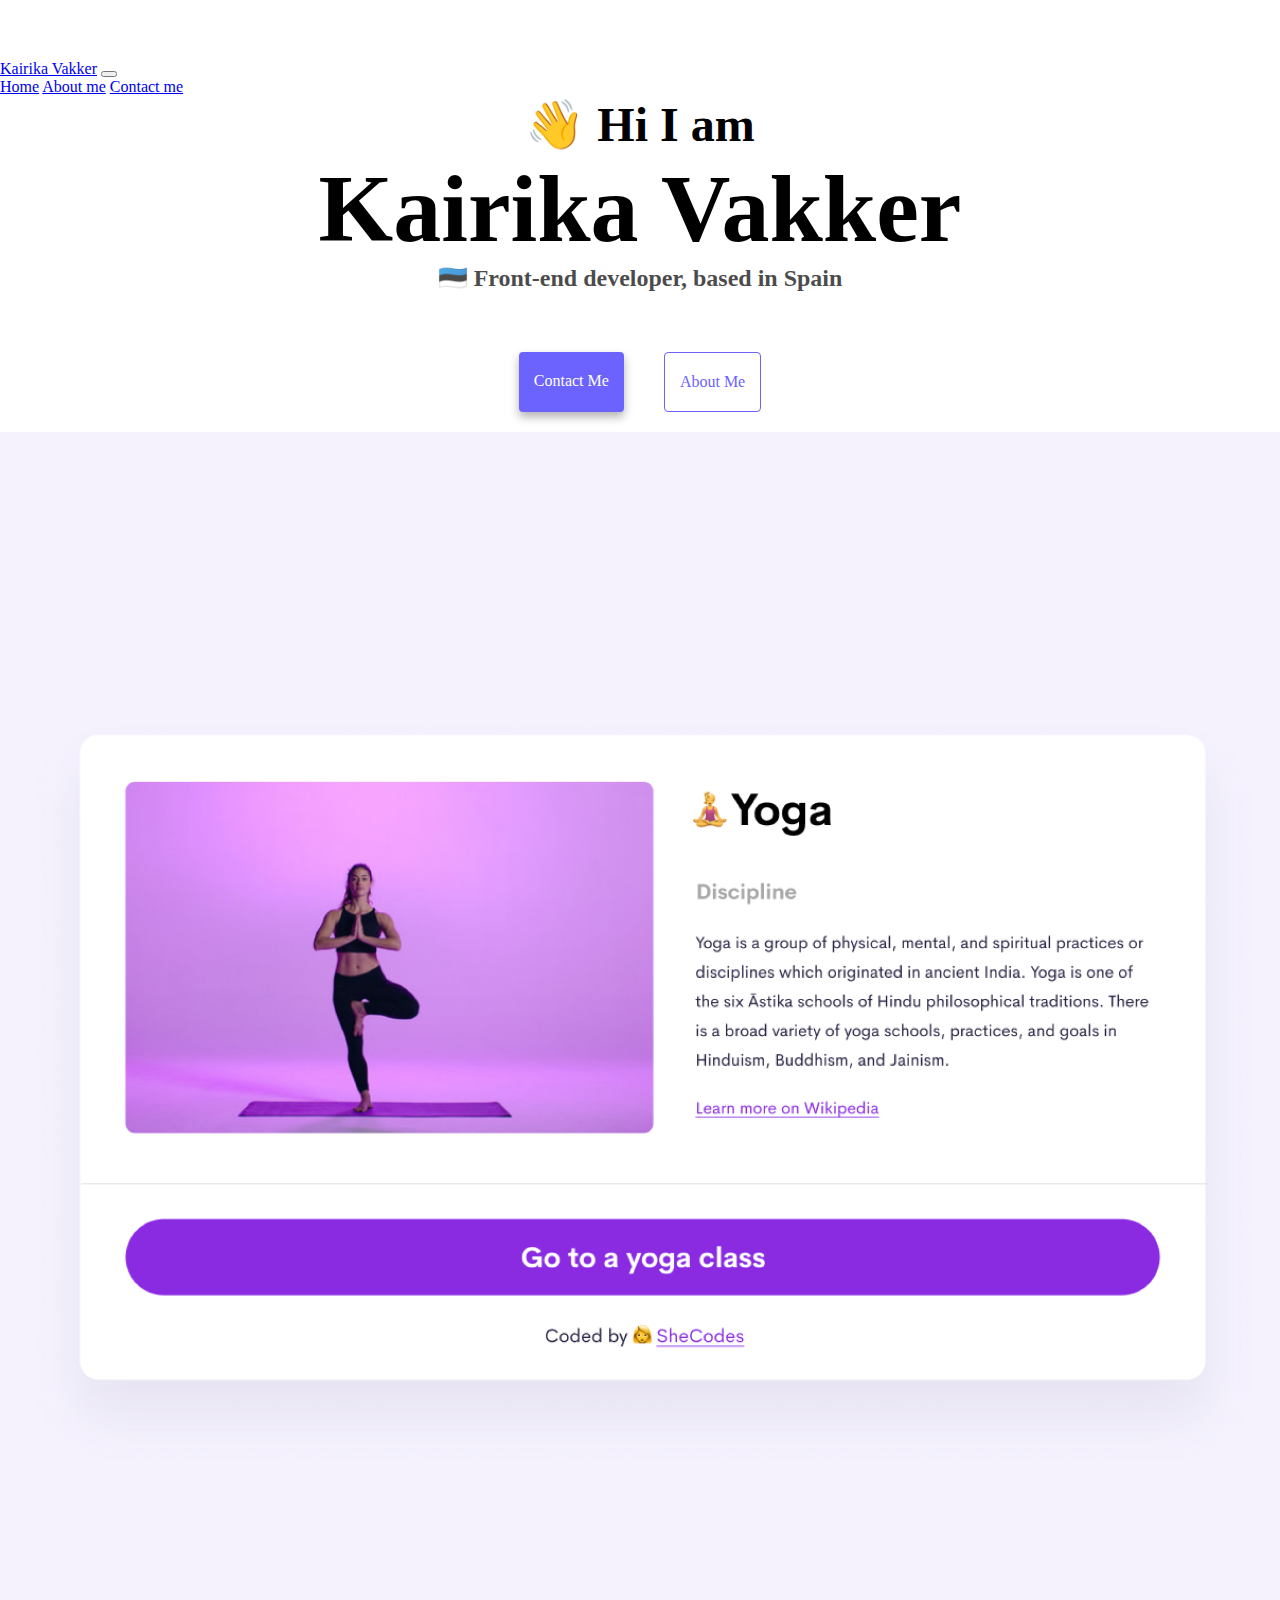
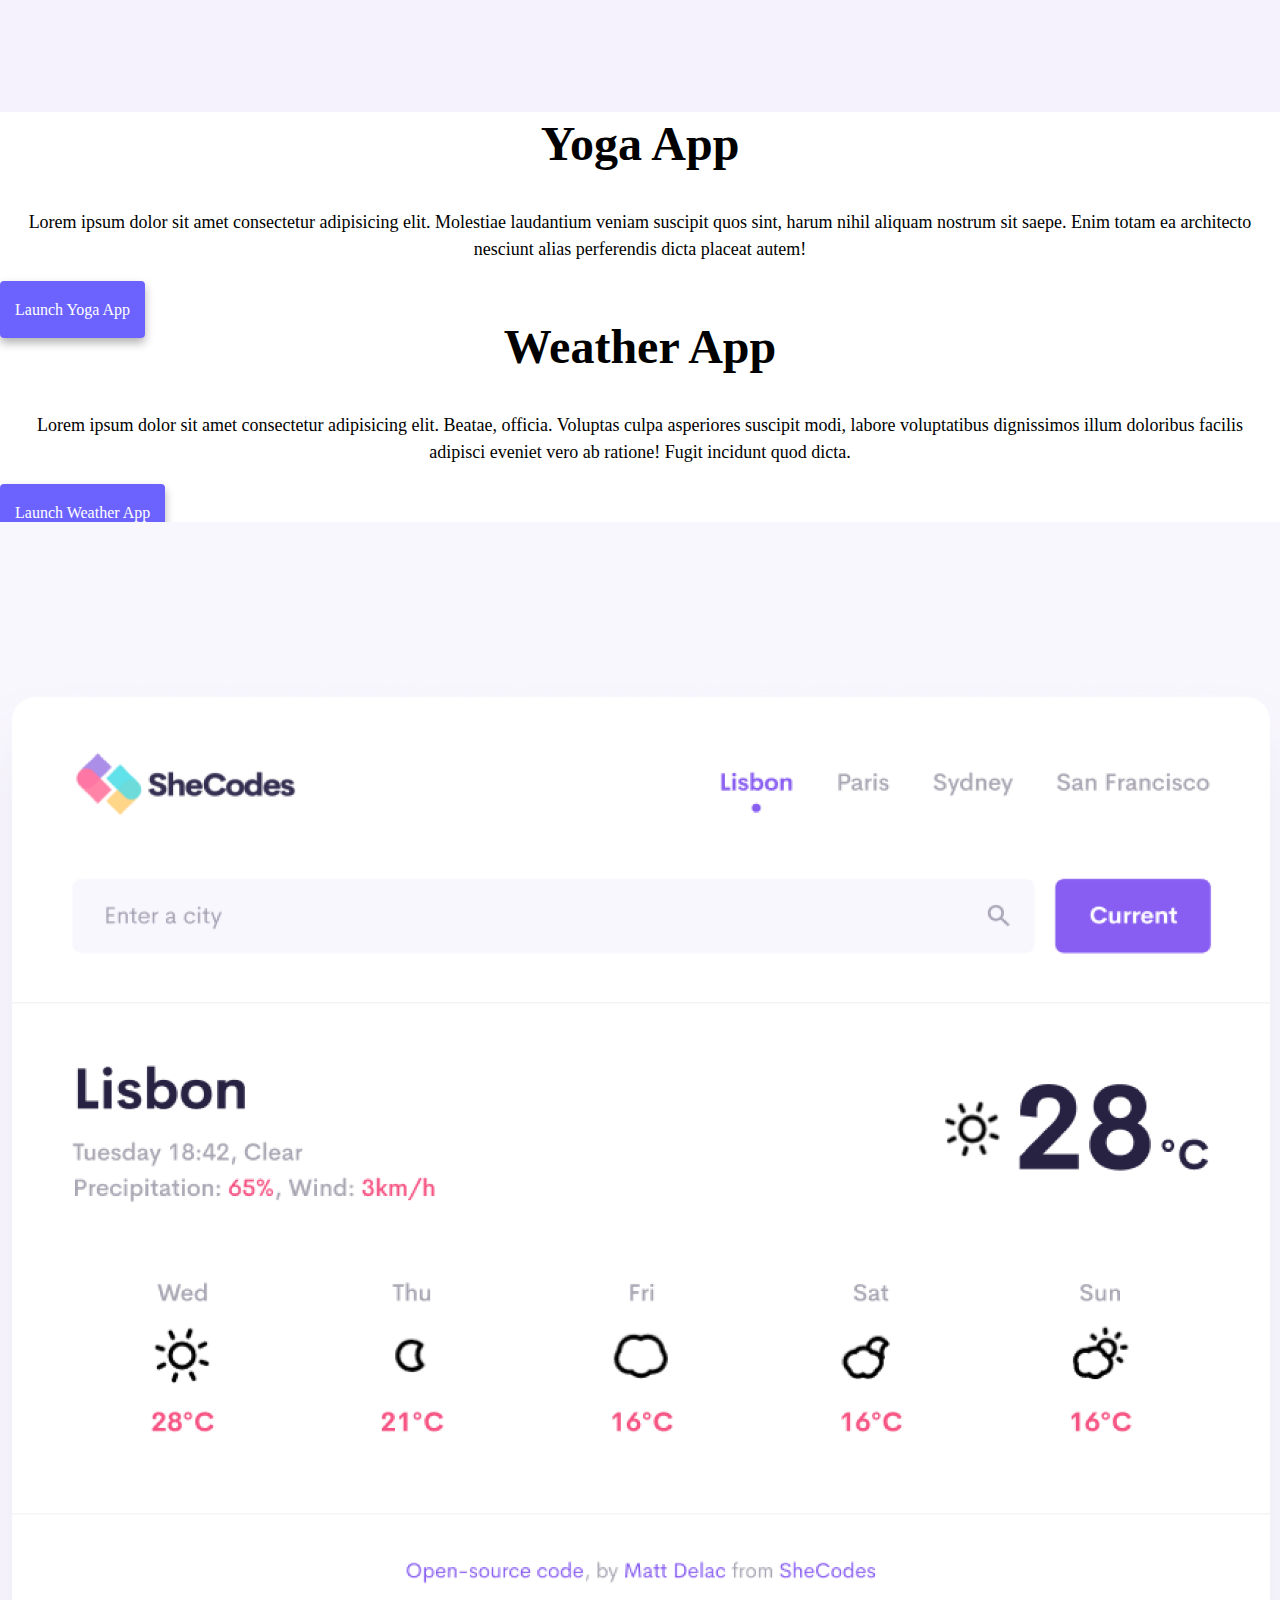
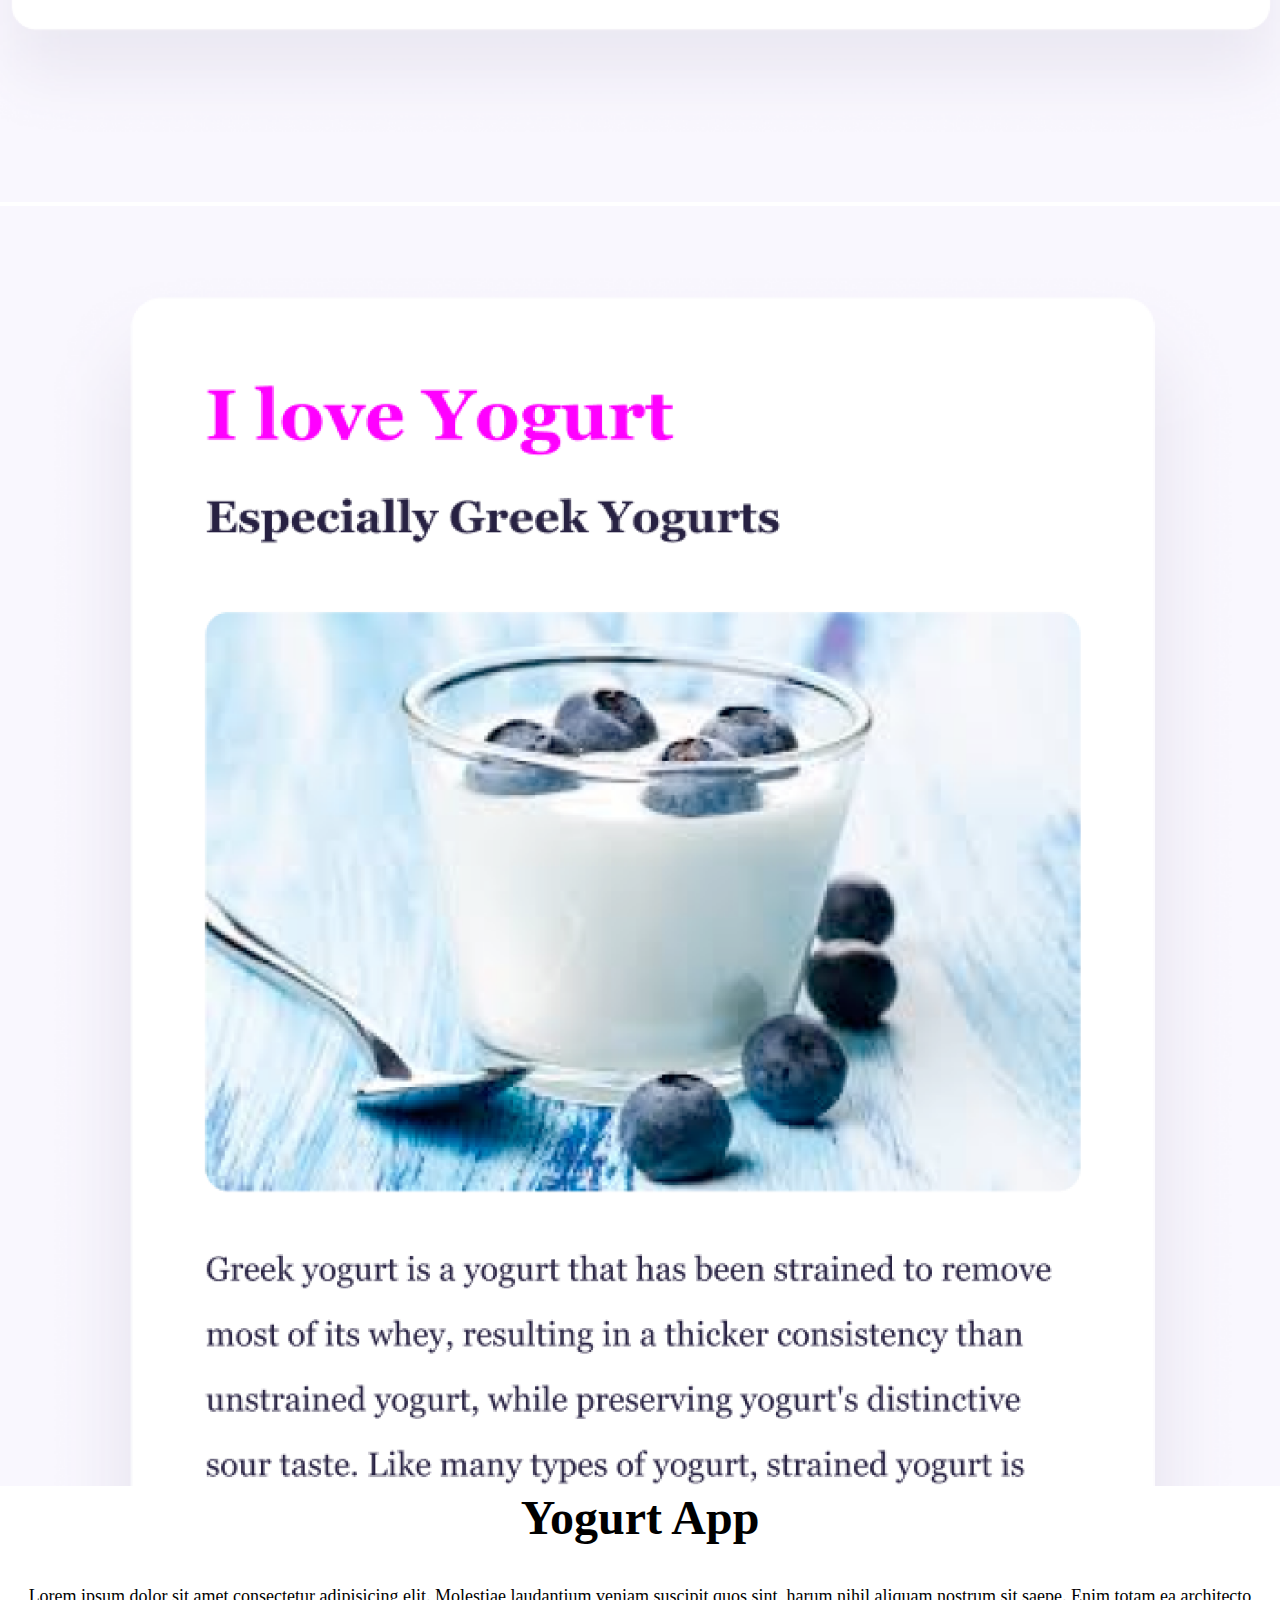
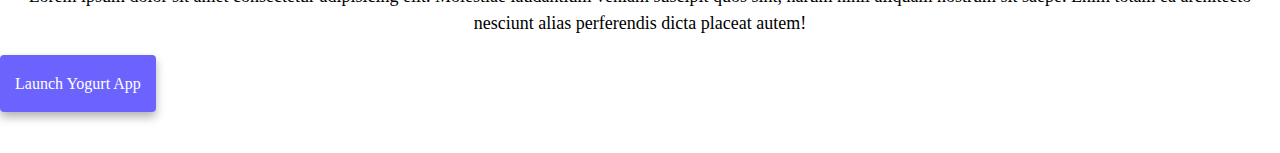
<file: index.html>
<!DOCTYPE html>
<html lang="en">
  <head>
    <meta charset="UTF-8" />
    <meta http-equiv="X-UA-Compatible" content="IE=edge" />
    <meta name="viewport" content="width=device-width, initial-scale=1.0" />
    <meta name="description" content="Profile page of junior front-end developer">
    <title>Front-end developer-Kairika Vakker</title>
    <script
      src="https://cdn.jsdelivr.net/npm/bootstrap@5.0.1/dist/js/bootstrap.bundle.min.js"
      integrity="sha384-gtEjrD/SeCtmISkJkNUaaKMoLD0//ElJ19smozuHV6z3Iehds+3Ulb9Bn9Plx0x4"
      crossorigin="anonymous"
    ></script>

    <link
      href="https://cdn.jsdelivr.net/npm/bootstrap@5.0.1/dist/css/bootstrap.min.css"
      rel="stylesheet"
      integrity="sha384-+0n0xVW2eSR5OomGNYDnhzAbDsOXxcvSN1TPprVMTNDbiYZCxYbOOl7+AMvyTG2x"
      crossorigin="anonymous"
    />

    <link rel="stylesheet" href="style.css" />
  </head>
  <body>
    <nav class="navbar fixed-top navbar-expand-lg navbar-light bg-light">
      <div class="container-fluid">
        <a class="navbar-brand" href="#">Kairika Vakker</a>
        <button
          class="navbar-toggler"
          type="button"
          data-bs-toggle="collapse"
          data-bs-target="#navbarNavAltMarkup"
          aria-controls="navbarNavAltMarkup"
          aria-expanded="false"
          aria-label="Toggle navigation"
        >
          <span class="navbar-toggler-icon"></span>
        </button>
        <div class="collapse navbar-collapse" id="navbarNavAltMarkup">
          <div class="navbar-nav">
            <a class="nav-link active" aria-current="page" href="#">Home</a>
            <a class="nav-link" href="about.html">About me</a>
            <a class="nav-link" href="about.html#contact">Contact me</a>
          </div>
        </div>
      </div>
    </nav>
    <h2>👋 Hi I am</h2>
    <h1>Kairika Vakker</h1>
    <h3>🇪🇪 Front-end developer, based in Spain</h3>
    <div class="navigation-links">
      <a href="about.html#contact" class="contact-link" title="contact-me link">Contact me</a>
      <a href="about.html" class="about-link" title="About me page">About me</a>
    </div>
    <div class="container">
      <div class="row">
        <div class="col-md-6">
          <img
            src="yoga.png"
            class="yoga img-fluid rounded mt-5" alt="yoga app"
          />
        </div>
        <div class="col-md-6">
          <h2 class="mb-3 mt-5">Yoga App</h2>
          <p>
            Lorem ipsum dolor sit amet consectetur adipisicing elit. Molestiae
            laudantium veniam suscipit quos sint, harum nihil aliquam nostrum
            sit saepe. Enim totam ea architecto nesciunt alias perferendis dicta
            placeat autem!
          </p>
          <div class="mt-5">
            <a href="#" class="primary-link">Launch Yoga App</a>
          </div>
        </div>
      </div>
      <div class="row mt-5">
        <div class="col-md-6">
          <h2 class="mb-3 mt-3">
            Weather App
          </h2>
          <p>
            Lorem ipsum dolor sit amet consectetur adipisicing elit. Beatae,
            officia. Voluptas culpa asperiores suscipit modi, labore
            voluptatibus dignissimos illum doloribus facilis adipisci eveniet
            vero ab ratione! Fugit incidunt quod dicta.
          </p>
          <div class="mt-5">
            <a href="#" class="primary-link">Launch Weather App</a>
          </div>
        </div>
        <div class="col-md-6">
          <img
            src="weather-app.png"
            class="img-fluid rounded mt-3 d-none d-md-block"
            alt="weather-app"
          />
        </div>
      </div>
      <div class="row">
        <div class="col-md-6">
          <img
            src="yogurt-app.png"
            class="img-fluid rounded mb-3 mt-3 d-none d-md-block" alt="yogurt-app"
          />
        </div>
        <div class="col-md-6">
          <h2 class="mb-3 mt-3">Yogurt App</h2>
          <p>
            Lorem ipsum dolor sit amet consectetur adipisicing elit. Molestiae
            laudantium veniam suscipit quos sint, harum nihil aliquam nostrum
            sit saepe. Enim totam ea architecto nesciunt alias perferendis dicta
            placeat autem!
          </p>
          <div class="mt-5">
            <a href="#" class="primary-link">Launch Yogurt App</a>
          </div>
        </div>
      </div>
    </div>
  </body>
</html>
</file>
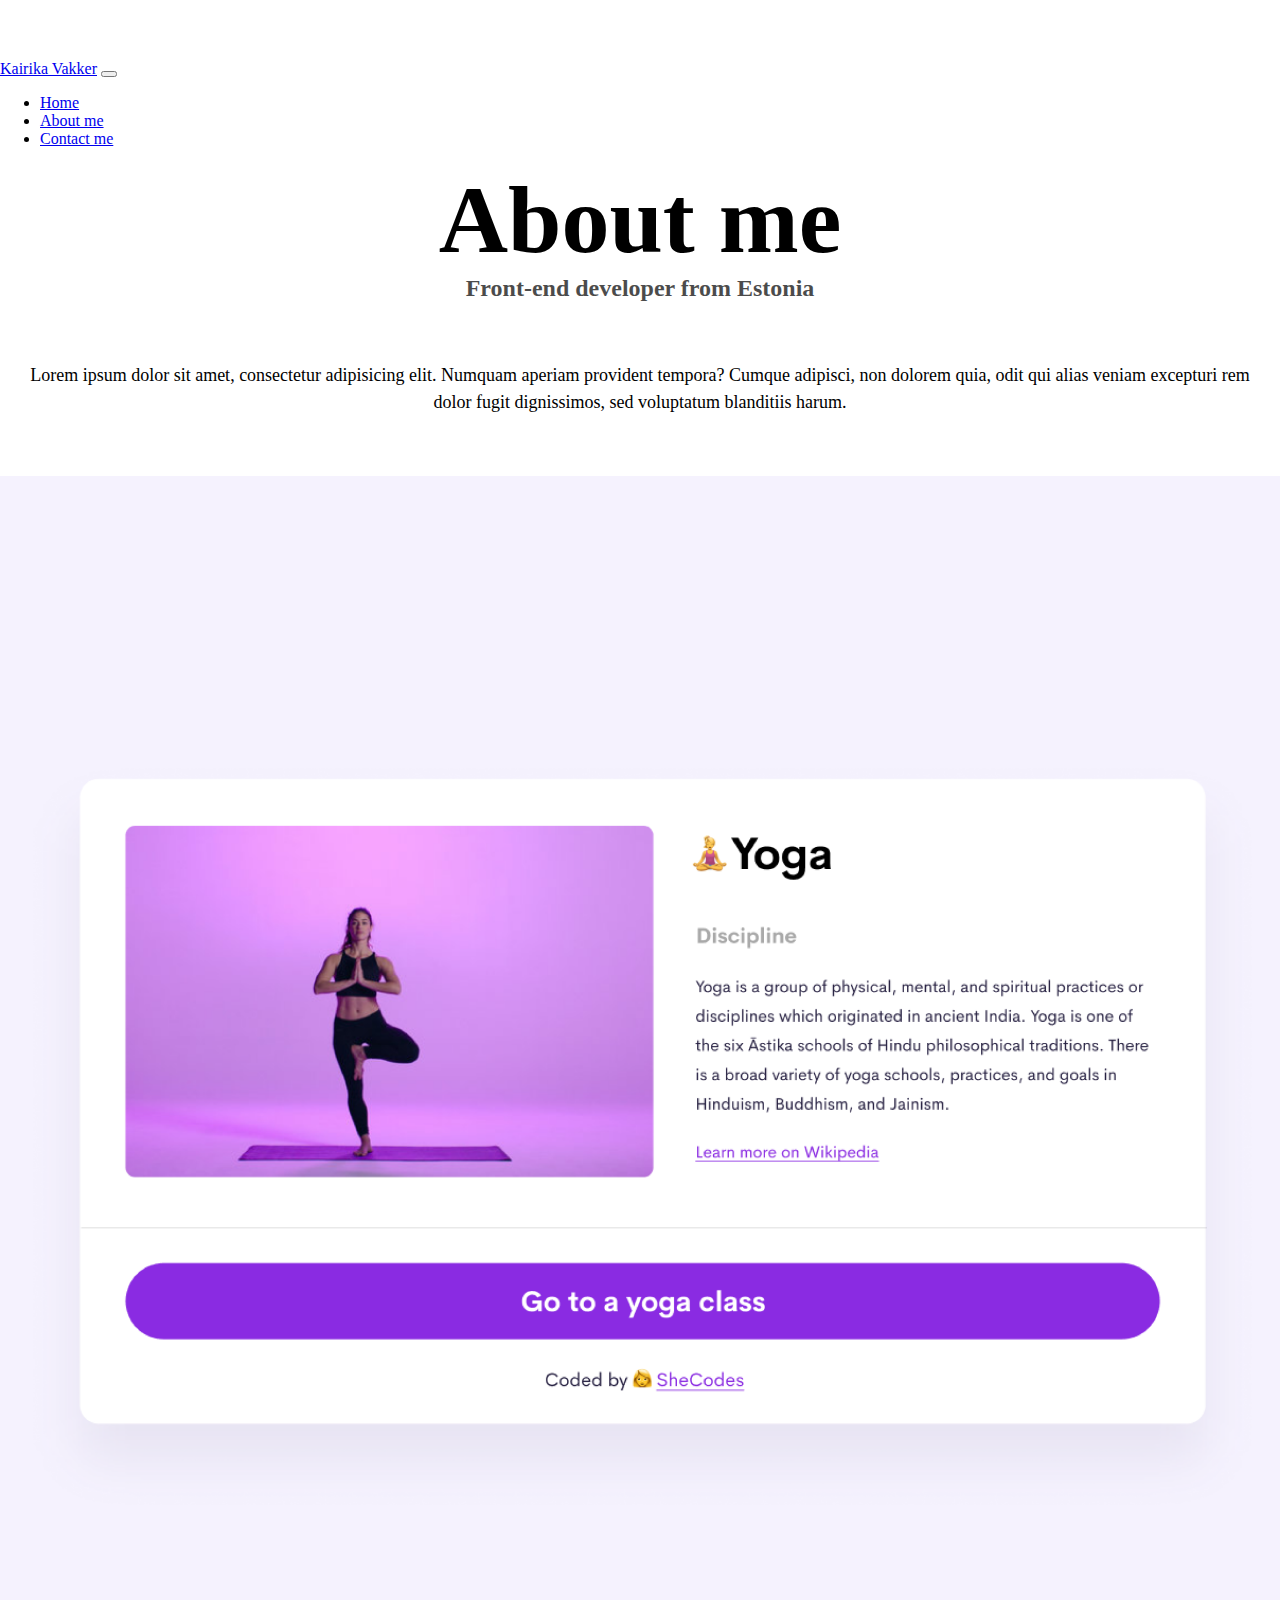
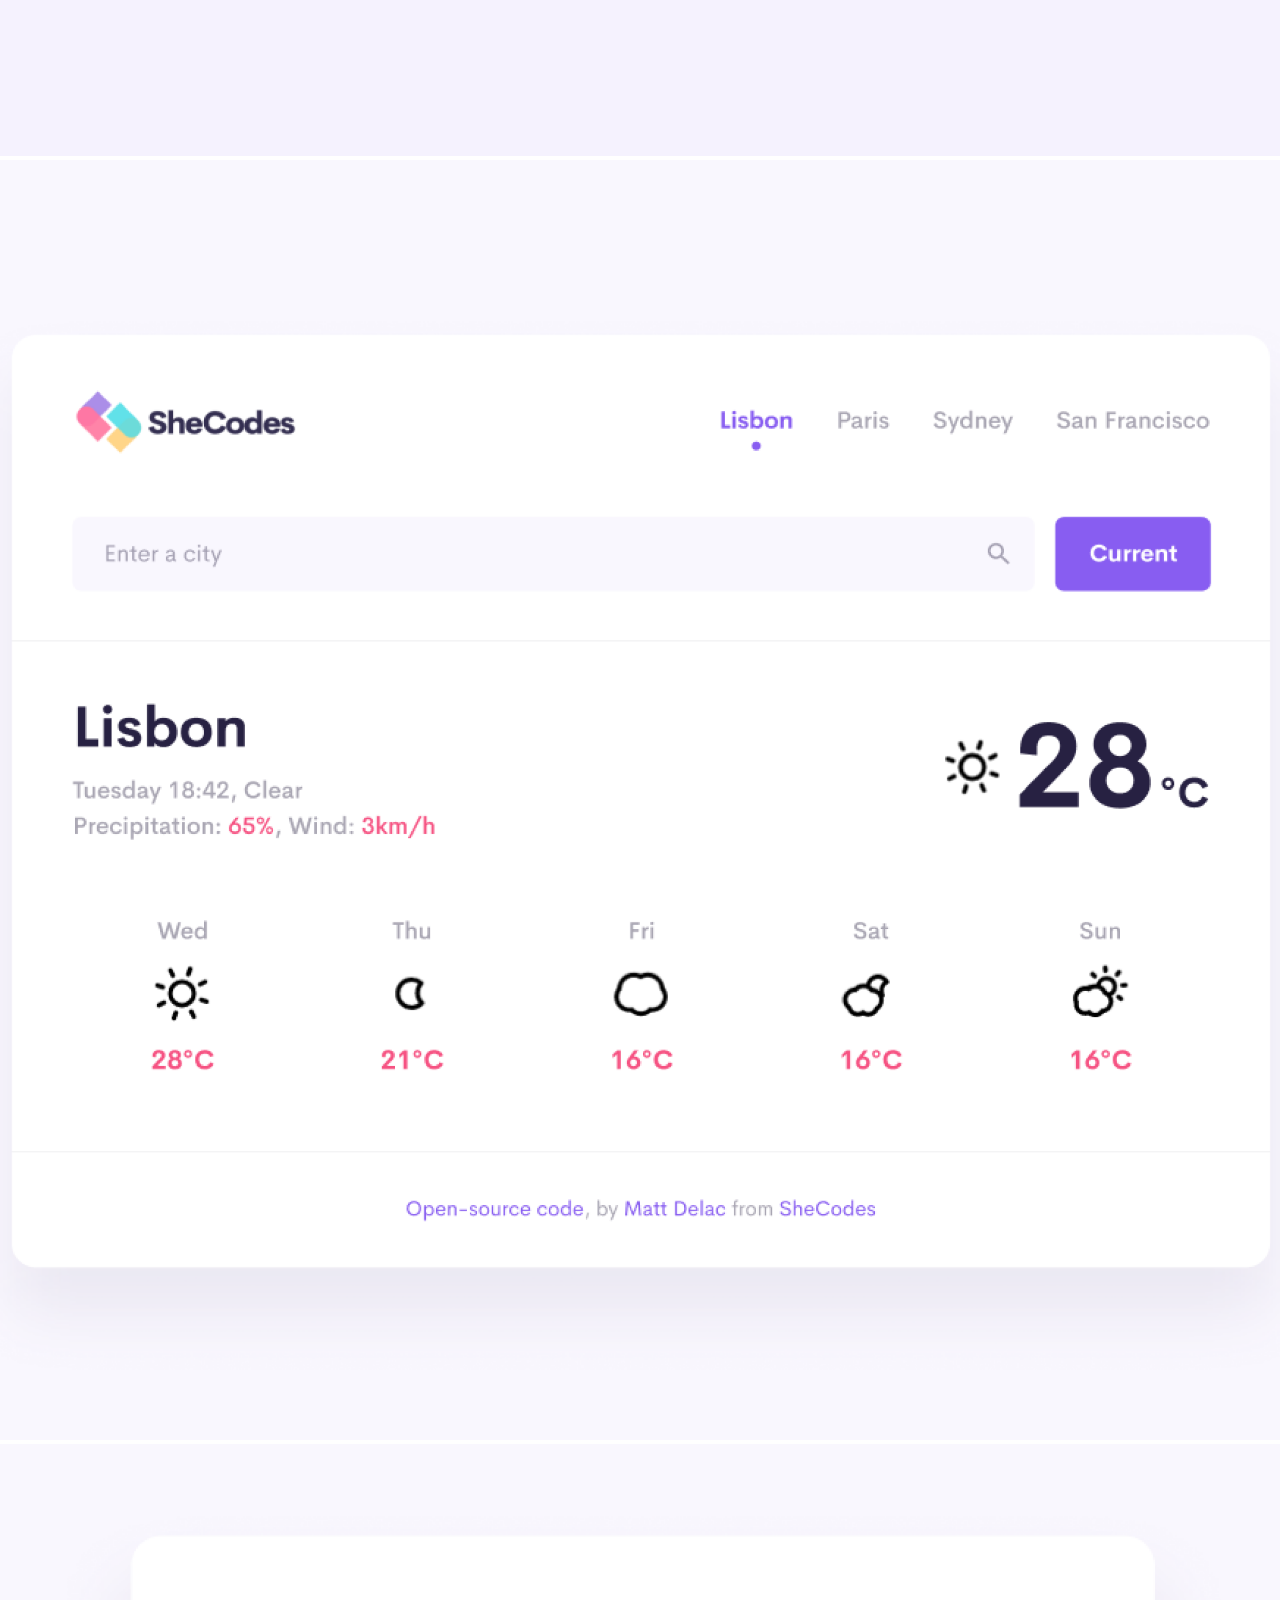
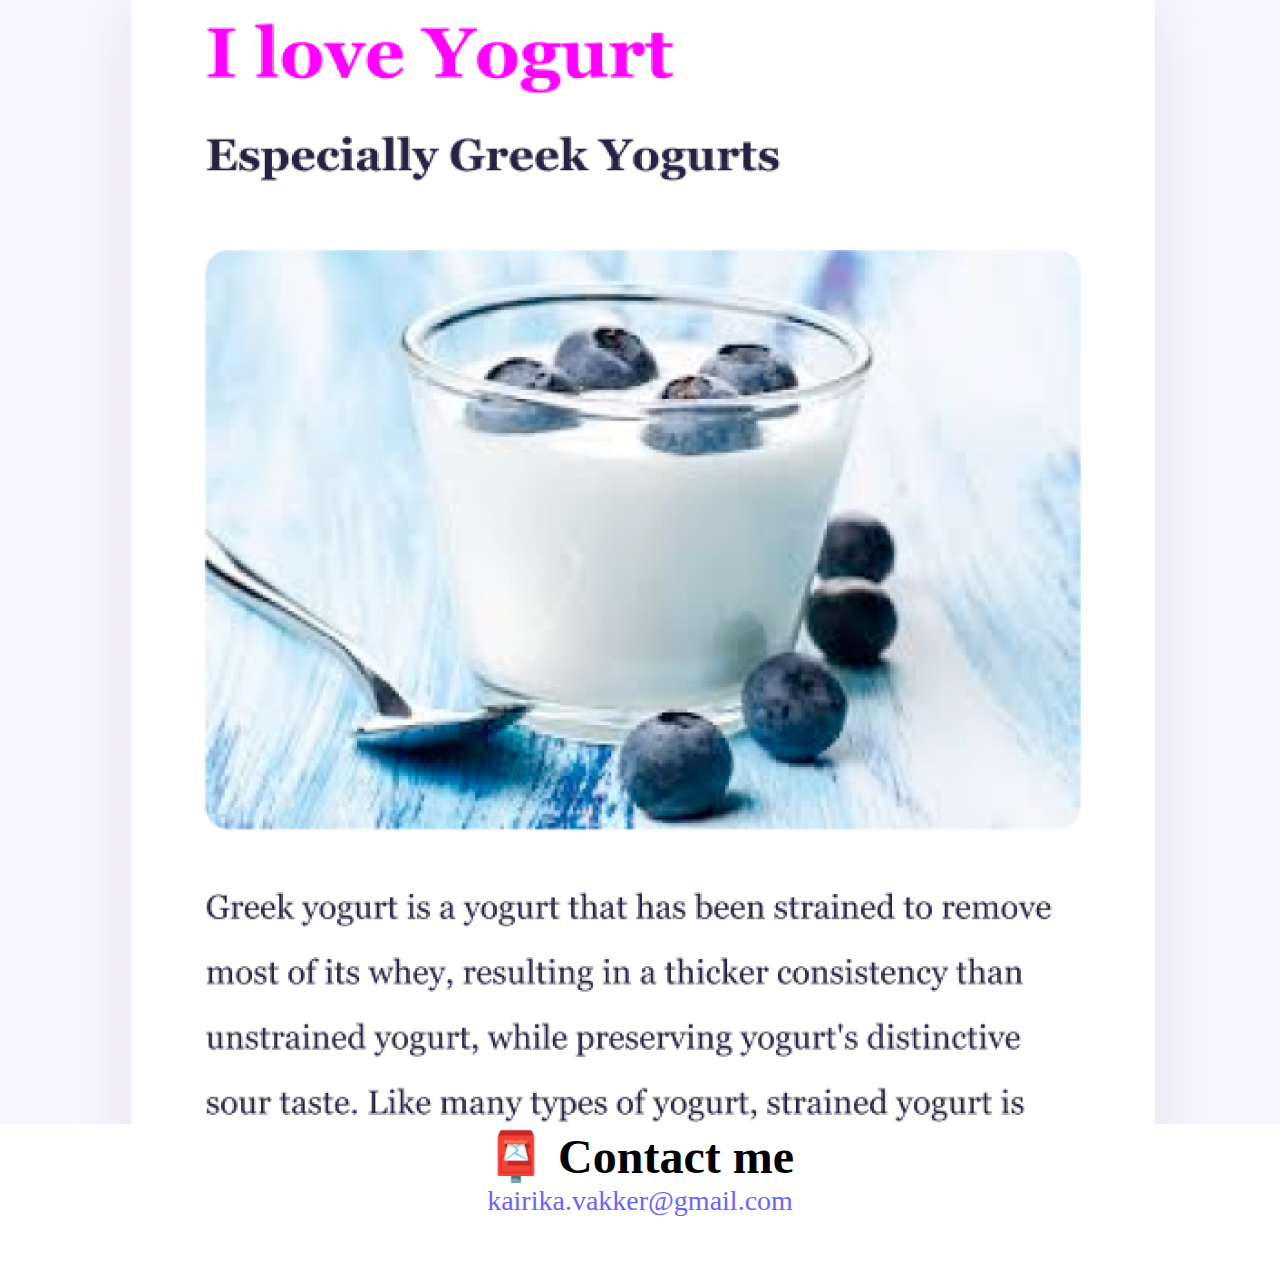
<file: about.html>
<!DOCTYPE html>
<html lang="en">
  <head>
    <meta charset="UTF-8" />
    <meta http-equiv="X-UA-Compatible" content="IE=edge" />
    <meta name="viewport" content="width=device-width, initial-scale=1.0" />
    <link
      href="https://cdn.jsdelivr.net/npm/bootstrap@5.0.0-beta2/dist/css/bootstrap.min.css"
      rel="stylesheet"
      integrity="sha384-BmbxuPwQa2lc/FVzBcNJ7UAyJxM6wuqIj61tLrc4wSX0szH/Ev+nYRRuWlolflfl"
      crossorigin="anonymous"
    />
    <script
      src="https://cdn.jsdelivr.net/npm/bootstrap@5.0.0-beta2/dist/js/bootstrap.bundle.min.js"
      integrity="sha384-b5kHyXgcpbZJO/tY9Ul7kGkf1S0CWuKcCD38l8YkeH8z8QjE0GmW1gYU5S9FOnJ0"
      crossorigin="anonymous"
    ></script>
    <link rel="stylesheet" href="style.css" />
    <title>About front-end developer Kairika Vakker</title>
  </head>
  <body>
    <nav class="navbar navbar-expand-lg navbar-light bg-light fixed-top">
      <div class="container">
        <a class="navbar-brand" href="index.html">Kairika Vakker</a>
        <button
          class="navbar-toggler"
          type="button"
          data-bs-toggle="collapse"
          data-bs-target="#navbarNav"
          aria-controls="navbarNav"
          aria-expanded="false"
          aria-label="Toggle navigation"
        >
          <span class="navbar-toggler-icon"></span>
        </button>
        <div class="collapse navbar-collapse" id="navbarNav">
          <ul class="navbar-nav">
            <li class="nav-item">
              <a class="nav-link" aria-current="page" href="index.html">Home</a>
            </li>
            <li class="nav-item">
              <a class="nav-link active" href="about.html">About me</a>
            </li>
            <li class="nav-item">
              <a class="nav-link" href="about.html#contact">Contact me</a>
            </li>
          </ul>
        </div>
      </div>
    </nav>
    <h1 class="text-center">About me</h1>
    <h3 class="text-center">Front-end developer from Estonia</h3>
    <div class="about-paragraphs text-center">
      <p>
        Lorem ipsum dolor sit amet, consectetur adipisicing elit. Numquam
        aperiam provident tempora? Cumque adipisci, non dolorem quia, odit qui
        alias veniam excepturi rem dolor fugit dignissimos, sed voluptatum
        blanditiis harum.
      </p>
    </div>
    <div class="container">
      <div class="row">
        <div class="col-sm-4">
          <img src="yoga.png" class="img-fluid p-2 shadow rounded" />
        </div>
        <div class="col-sm-4">
          <img src="weather-app.png" class="img-fluid p-2 shadow rounded" />
        </div>
        <div class="col-sm-4">
          <img src="yogurt-app.png" class="img-fluid p-2 shadow rounded" />
        </div>
      </div>
    </div>
    <div id="contact" class="mt-5">
      <h2 class="text-center">📮 Contact me</h2>
      <a href="mailto:kairika.vakker@gmail.com" class="email-link"> kairika.vakker@gmail.com </a>
    </div>
  </body>
</html>
</file>
<file: style.css>
:root {
  --primary-color: #6c63ff;
  --secondary-color: #f5f2fe;
  --box-shadow: 0 5px 10px rgba(0, 0, 0, 0.3);
}

body {
  margin: 60px auto;
  max-width: 100%;
}

h1,
h2,
h3 {
  text-align: center;
  margin: 0;
}

h1 {
  font-size: 96px;
}

h2 {
  font-size: 48px;
}

h3 {
  font-size: 24px;
  opacity: 0.7;
}

p {
  padding: 20px;
  border-radius: 4px;
  font-size: 18px;
  line-height: 1.5;
  text-align: center;
}

.navigation-links {
  display: flex;
  margin-top: 40px;
  justify-content: center;
}

.navigation-links a {
  margin: 20px;
  border-radius: 4px;
  padding: 20px 15px;
  text-decoration: none;
  text-transform: capitalize;
}

.contact-link {
  background: var(--primary-color);
  box-shadow: var(--box-shadow);
  color: white;
}

.about-link {
  color: var(--primary-color);
  border: 1px solid var(--primary-color);
}

.homepage-link {
  color: var(--primary-color);
  text-align: center;
  display: block;
}

.about-paragraphs {
  display: flex;
  margin: 30px 0;
}

.about-paragraphs p {
  margin: 10px;
}

.email-link {
  display: flex;
  justify-content: center;
  color: var(--primary-color);
  font-size: 28px;
  text-decoration: none;
}

.email-link:hover {
  text-decoration: underline;
}
.primary-link {
  border-radius: 4px;
  padding: 20px 15px;
  text-decoration: none;
  text-transform: capitalize;
  background: var(--primary-color);
  box-shadow: var(--box-shadow);
  color: white;
}
.img-fluid {
  max-width: 100%;
  height: auto;
}
@media (max-width: 768px) {
  h1 {
    font-size: 50px;
  }
  h2 {
    font-size: 30px;
  }
  .mt-5{
    display:block;
    text-align: center;
  }
  .yoga{
    display: none;
  }
}
</file>
